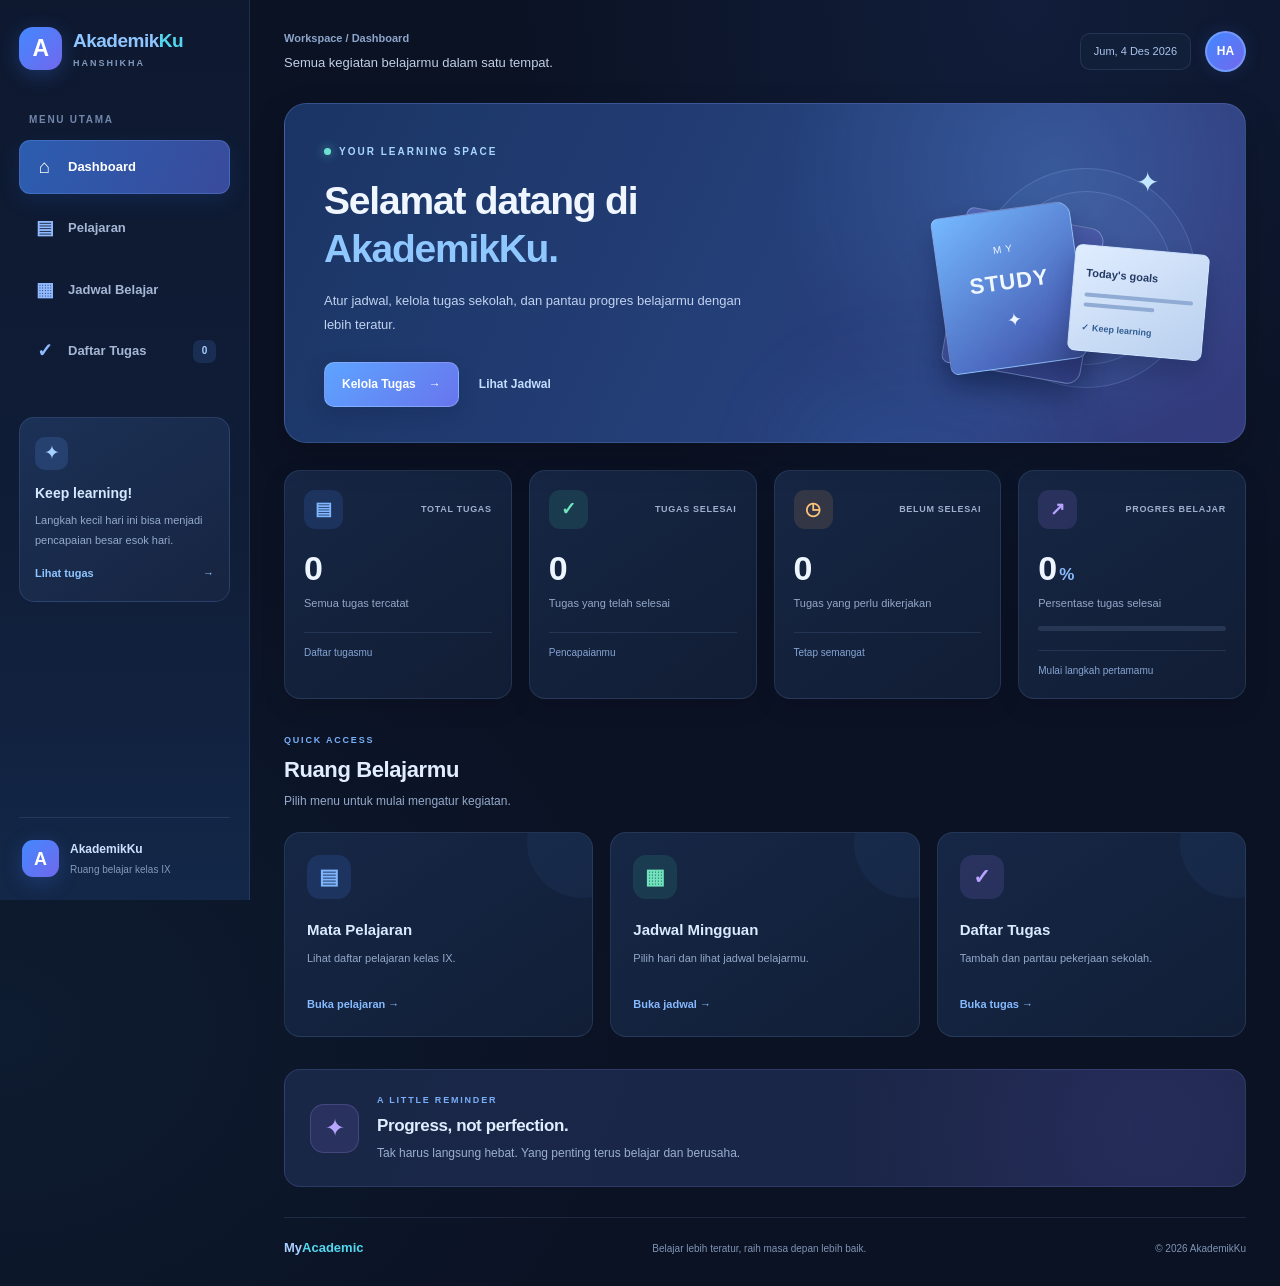
<file: index.html>
<!DOCTYPE html>
<html lang="id">
<head>
  <meta charset="UTF-8">
  <meta name="viewport" content="width=device-width, initial-scale=1">
  <meta name="theme-color" content="#142747">
  <title>AkademikKu | Dashboard</title>
  <link rel="stylesheet" href="style.css">
  <script src="script.js" defer></script>
</head>
<body>
<div class="app-shell">
  <aside class="sidebar" id="sidebar">
    <a href="index.html" class="brand">
      <span class="brand-logo">A</span>
      <span>Akademik<span class="brand-accent">Ku</span><small>HANSHIKHA</small></span>
    </a>
    <p class="nav-label">MENU UTAMA</p>
    <nav class="side-nav">
      <a class="nav-link active" href="index.html"><span>⌂</span>Dashboard</a>
      <a class="nav-link" href="pelajaran.html"><span>▤</span>Pelajaran</a>
      <a class="nav-link" href="jadwal.html"><span>▦</span>Jadwal Belajar</a>
      <a class="nav-link" href="tugas.html"><span>✓</span>Daftar Tugas <b id="sidebarTaskCount">0</b></a>
    </nav>
    <div class="sidebar-tip">
      <span class="tip-icon">✦</span>
      <h3>Keep learning!</h3>
      <p>Langkah kecil hari ini bisa menjadi pencapaian besar esok hari.</p>
      <a href="tugas.html">Lihat tugas <span>→</span></a>
    </div>
    <div class="sidebar-bottom">
      <div class="mini-logo">A</div>
      <div><strong>AkademikKu</strong><small>Ruang belajar kelas IX</small></div>
    </div>
  </aside>

  <main class="main-content">
    <header class="topbar">
      <div class="topbar-start">
        <button class="menu-toggle" id="menuBtn" aria-label="Buka menu" aria-expanded="false">☰</button>
        <div><div class="breadcrumb">Workspace / Dashboard</div><p class="topbar-caption">Semua kegiatan belajarmu dalam satu tempat.</p></div>
      </div>
      <div class="topbar-end">
        <div class="date-pill" id="currentDate">Tanggal hari ini</div>
        <div class="profile-avatar">HA</div>
      </div>
    </header>

    <section class="hero">
      <div class="hero-content">
        <span class="eyebrow"><i></i> YOUR LEARNING SPACE</span>
        <h1>Selamat datang di<br><span>AkademikKu.</span></h1>
        <p>Atur jadwal, kelola tugas sekolah, dan pantau progres belajarmu dengan lebih teratur.</p>
        <div class="hero-actions">
          <a class="button-primary" href="tugas.html">Kelola Tugas <span>→</span></a>
          <a class="button-text" href="jadwal.html">Lihat Jadwal</a>
        </div>
      </div>
      <div class="hero-illustration" aria-hidden="true">
        <div class="hero-circle circle-one"></div>
        <div class="hero-circle circle-two"></div>
        <div class="hero-spark">✦</div>
        <div class="illustration-book book-back"></div>
        <div class="illustration-book book-front"><small>MY</small><strong>STUDY</strong><span>✦</span></div>
        <div class="illustration-paper"><strong>Today's goals</strong><div class="paper-line"></div><div class="paper-line short"></div><div class="paper-check">✓ Keep learning</div></div>
      </div>
    </section>

    <section class="stats-grid">
      <article class="stat-card"><div class="stat-heading"><span class="stat-icon blue-icon">▤</span><span class="stat-label">TOTAL TUGAS</span></div><div class="stat-number" id="totalTasks">0</div><p>Semua tugas tercatat</p><div class="stat-foot">Daftar tugasmu</div></article>
      <article class="stat-card"><div class="stat-heading"><span class="stat-icon green-icon">✓</span><span class="stat-label">TUGAS SELESAI</span></div><div class="stat-number" id="completedTasks">0</div><p>Tugas yang telah selesai</p><div class="stat-foot">Pencapaianmu</div></article>
      <article class="stat-card"><div class="stat-heading"><span class="stat-icon orange-icon">◷</span><span class="stat-label">BELUM SELESAI</span></div><div class="stat-number" id="pendingTasks">0</div><p>Tugas yang perlu dikerjakan</p><div class="stat-foot">Tetap semangat</div></article>
      <article class="stat-card"><div class="stat-heading"><span class="stat-icon purple-icon">↗</span><span class="stat-label">PROGRES BELAJAR</span></div><div class="stat-number"><span id="progressPercent">0</span><small>%</small></div><p>Persentase tugas selesai</p><div class="progress-track"><div class="progress-fill" id="progressFill"></div></div><div class="stat-foot" id="progressLabel">Mulai langkah pertamamu</div></article>
    </section>

    <section class="content-section">
      <div class="section-heading"><div><span class="section-kicker">QUICK ACCESS</span><h2>Ruang Belajarmu</h2><p>Pilih menu untuk mulai mengatur kegiatan.</p></div></div>
      <div class="quick-grid">
        <a href="pelajaran.html" class="quick-card"><span class="quick-icon blue-icon">▤</span><h3>Mata Pelajaran</h3><p>Lihat daftar pelajaran kelas IX.</p><span class="quick-arrow">Buka pelajaran →</span></a>
        <a href="jadwal.html" class="quick-card"><span class="quick-icon green-icon">▦</span><h3>Jadwal Mingguan</h3><p>Pilih hari dan lihat jadwal belajarmu.</p><span class="quick-arrow">Buka jadwal →</span></a>
        <a href="tugas.html" class="quick-card"><span class="quick-icon purple-icon">✓</span><h3>Daftar Tugas</h3><p>Tambah dan pantau pekerjaan sekolah.</p><span class="quick-arrow">Buka tugas →</span></a>
      </div>
    </section>

    <section class="motivation-panel"><div class="motivation-symbol">✦</div><div><span class="section-kicker">A LITTLE REMINDER</span><h2>Progress, not perfection.</h2><p>Tak harus langsung hebat. Yang penting terus belajar dan berusaha.</p></div></section>
    <footer class="footer"><a href="index.html" class="footer-brand">My<span>Academic</span></a><p>Belajar lebih teratur, raih masa depan lebih baik.</p><span>© <span id="currentYear"></span> AkademikKu</span></footer>
  </main>
</div>
<div class="mobile-overlay" id="mobileOverlay"></div>
</body>
</html>
</file>
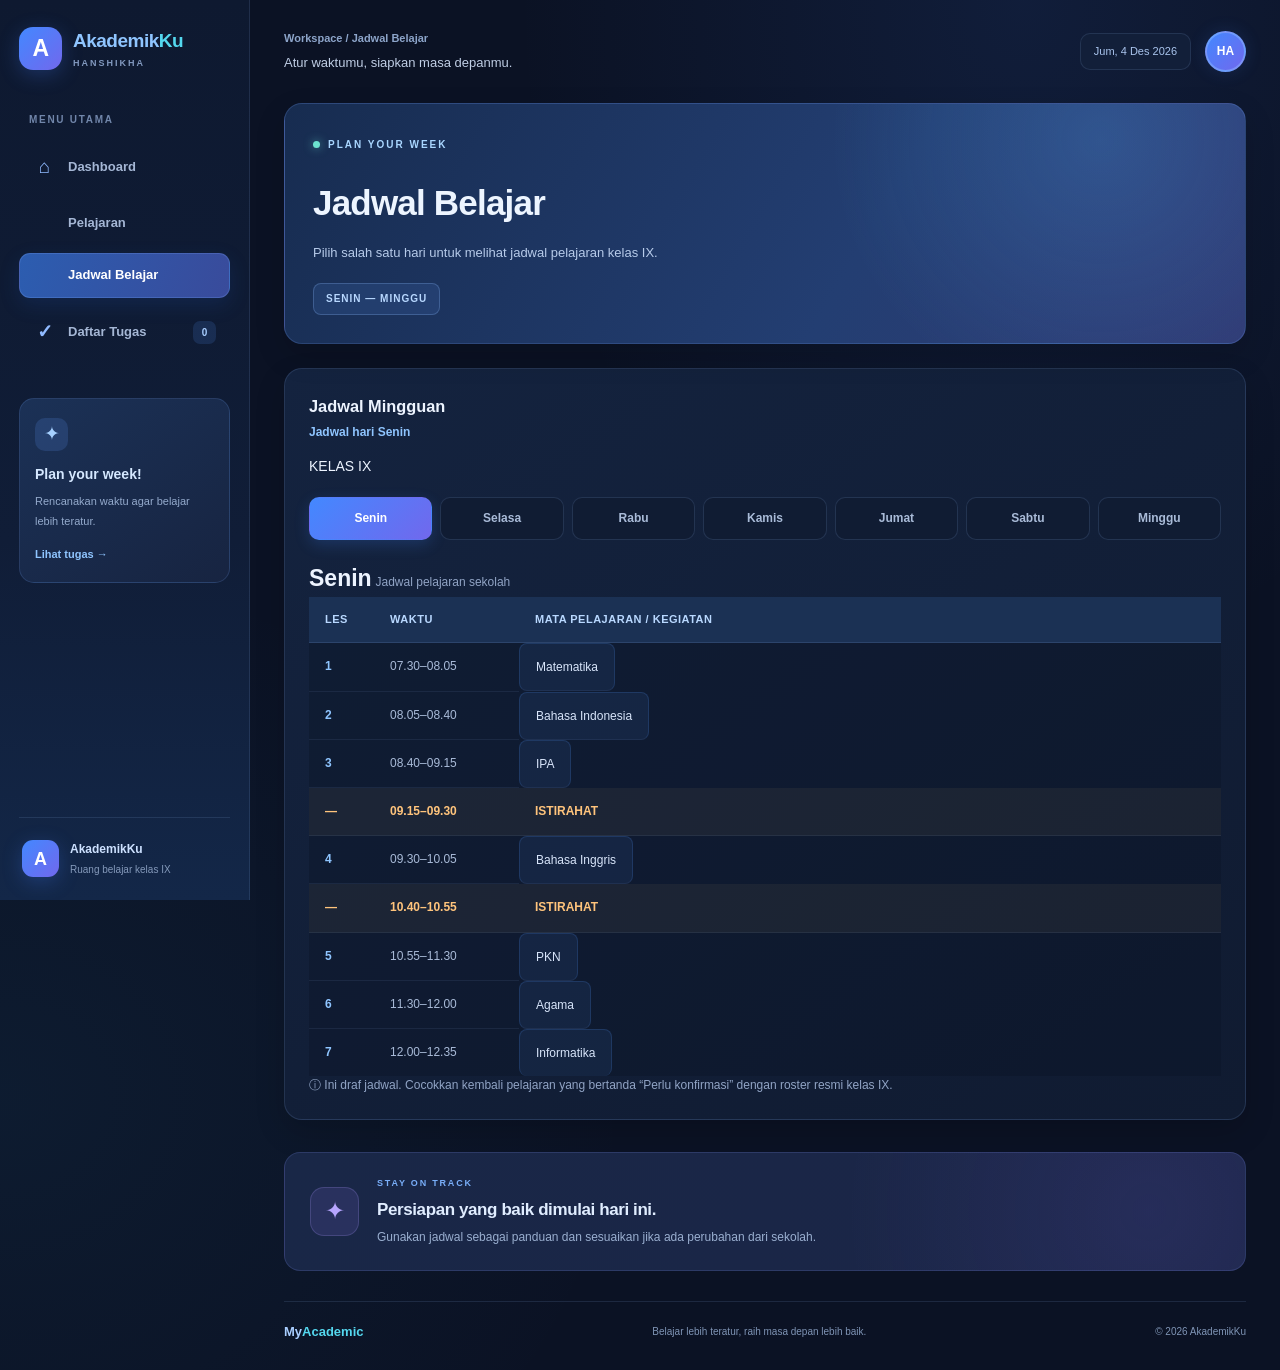
<file: jadwal.html>
<!DOCTYPE html>
<html lang="id">
<head>
  <meta charset="UTF-8">
  <meta name="viewport" content="width=device-width, initial-scale=1">
  <meta name="theme-color" content="#142747">

  <title>AkademikKu | Jadwal Belajar</title>

  <link rel="stylesheet" href="style.css">
  <script src="script.js" defer></script>
</head>

<body>
  <div class="app-shell">

    <!-- SIDEBAR -->
    <aside class="sidebar" id="sidebar">
      <a href="index.html" class="brand">
        <span class="brand-logo">A</span>
        <span>
          Akademik<span class="brand-accent">Ku</span>
          <small>HANSHIKHA</small>
        </span>
      </a>

      <p class="nav-label">MENU UTAMA</p>

      <nav class="side-nav">
        <a class="nav-link" href="index.html">
          <span>⌂</span>
          Dashboard
        </a>

        <a class="nav-link" href="pelajaran.html">
          <span></span>
          Pelajaran
        </a>

        <a class="nav-link active" href="jadwal.html">
          <span></span>
          Jadwal Belajar
        </a>

        <a class="nav-link" href="tugas.html">
          <span>✓</span>
          Daftar Tugas
          <b id="sidebarTaskCount">0</b>
        </a>
      </nav>

      <div class="sidebar-tip">
        <span class="tip-icon">✦</span>
        <h3>Plan your week!</h3>
        <p>Rencanakan waktu agar belajar lebih teratur.</p>
        <a href="tugas.html">Lihat tugas →</a>
      </div>

      <div class="sidebar-bottom">
        <div class="mini-logo">A</div>
        <div>
          <strong>AkademikKu</strong>
          <small>Ruang belajar kelas IX</small>
        </div>
      </div>
    </aside>

    <!-- KONTEN UTAMA -->
    <main class="main-content">

      <!-- HEADER -->
      <header class="topbar">
        <div class="topbar-start">
          <button
            class="menu-toggle"
            id="menuBtn"
            aria-label="Buka menu"
            aria-expanded="false"
          >
            ☰
          </button>

          <div>
            <div class="breadcrumb">
              Workspace / Jadwal Belajar
            </div>
            <p class="topbar-caption">
              Atur waktumu, siapkan masa depanmu.
            </p>
          </div>
        </div>

        <div class="topbar-end">
          <div class="date-pill" id="currentDate"></div>
          <div class="profile-avatar">HA</div>
        </div>
      </header>

      <!-- BANNER HALAMAN -->
      <section class="page-banner">
        <span class="eyebrow">
          <i></i>
          PLAN YOUR WEEK
        </span>

        <h1>Jadwal Belajar</h1>

        <p>
          Pilih salah satu hari untuk melihat jadwal
          pelajaran kelas IX.
        </p>

        <span class="page-badge">SENIN — MINGGU</span>
      </section>

      <!-- JADWAL MINGGUAN -->
      <section class="content-section">
        <div class="panel schedule-panel">

          <!-- JUDUL PANEL -->
          <div class="panel-heading">
            <div>
              <h3>Jadwal Mingguan</h3>
              <p id="selectedDayLabel">Jadwal hari Senin</p>
            </div>

            <span class="class-badge">KELAS IX</span>
          </div>

          <!-- PILIHAN HARI -->
          <div
            class="day-selector"
            id="daySelector"
            aria-label="Pilih hari"
          >
            <button
              type="button"
              class="day-button active"
              data-day="Senin"
              aria-pressed="true"
            >
              Senin
            </button>

            <button
              type="button"
              class="day-button"
              data-day="Selasa"
              aria-pressed="false"
            >
              Selasa
            </button>

            <button
              type="button"
              class="day-button"
              data-day="Rabu"
              aria-pressed="false"
            >
              Rabu
            </button>

            <button
              type="button"
              class="day-button"
              data-day="Kamis"
              aria-pressed="false"
            >
              Kamis
            </button>

            <button
              type="button"
              class="day-button"
              data-day="Jumat"
              aria-pressed="false"
            >
              Jumat
            </button>

            <button
              type="button"
              class="day-button"
              data-day="Sabtu"
              aria-pressed="false"
            >
              Sabtu
            </button>

            <button
              type="button"
              class="day-button"
              data-day="Minggu"
              aria-pressed="false"
            >
              Minggu
            </button>
          </div>

          <!-- INFORMASI HARI -->
          <div class="schedule-day-info">
            <div class="schedule-calendar-icon"></div>

            <div>
              <strong id="scheduleDayTitle">Senin</strong>
              <span id="scheduleDaySubtitle">
                Pelajaran sekolah
              </span>
            </div>
          </div>

          <!-- TABEL JADWAL -->
          <div class="table-wrap">
            <table class="weekly-table">
              <thead>
                <tr>
                  <th>LES</th>
                  <th>WAKTU</th>
                  <th>MATA PELAJARAN / KEGIATAN</th>
                </tr>
              </thead>

              <tbody id="scheduleBody">
                <!-- Jadwal diisi oleh script.js -->
              </tbody>
            </table>
          </div>

          <!-- CATATAN -->
          <p class="schedule-note">
            ⓘ Ini draf jadwal. Cocokkan kembali pelajaran
            yang bertanda “Perlu konfirmasi” dengan roster
            resmi kelas IX.
          </p>

        </div>
      </section>

      <!-- MOTIVASI -->
      <section class="motivation-panel">
        <div class="motivation-symbol">✦</div>

        <div>
          <span class="section-kicker">STAY ON TRACK</span>

          <h2>Persiapan yang baik dimulai hari ini.</h2>

          <p>
            Gunakan jadwal sebagai panduan dan sesuaikan
            jika ada perubahan dari sekolah.
          </p>
        </div>
      </section>

      <!-- FOOTER -->
      <footer class="footer">
        <a href="index.html" class="footer-brand">
          My<span>Academic</span>
        </a>

        <p>
          Belajar lebih teratur, raih masa depan lebih baik.
        </p>

        <span>
          © <span id="currentYear"></span> AkademikKu
        </span>
      </footer>

    </main>
  </div>

  <!-- OVERLAY MENU MOBILE -->
  <div class="mobile-overlay" id="mobileOverlay"></div>
</body>
</html>
</file>
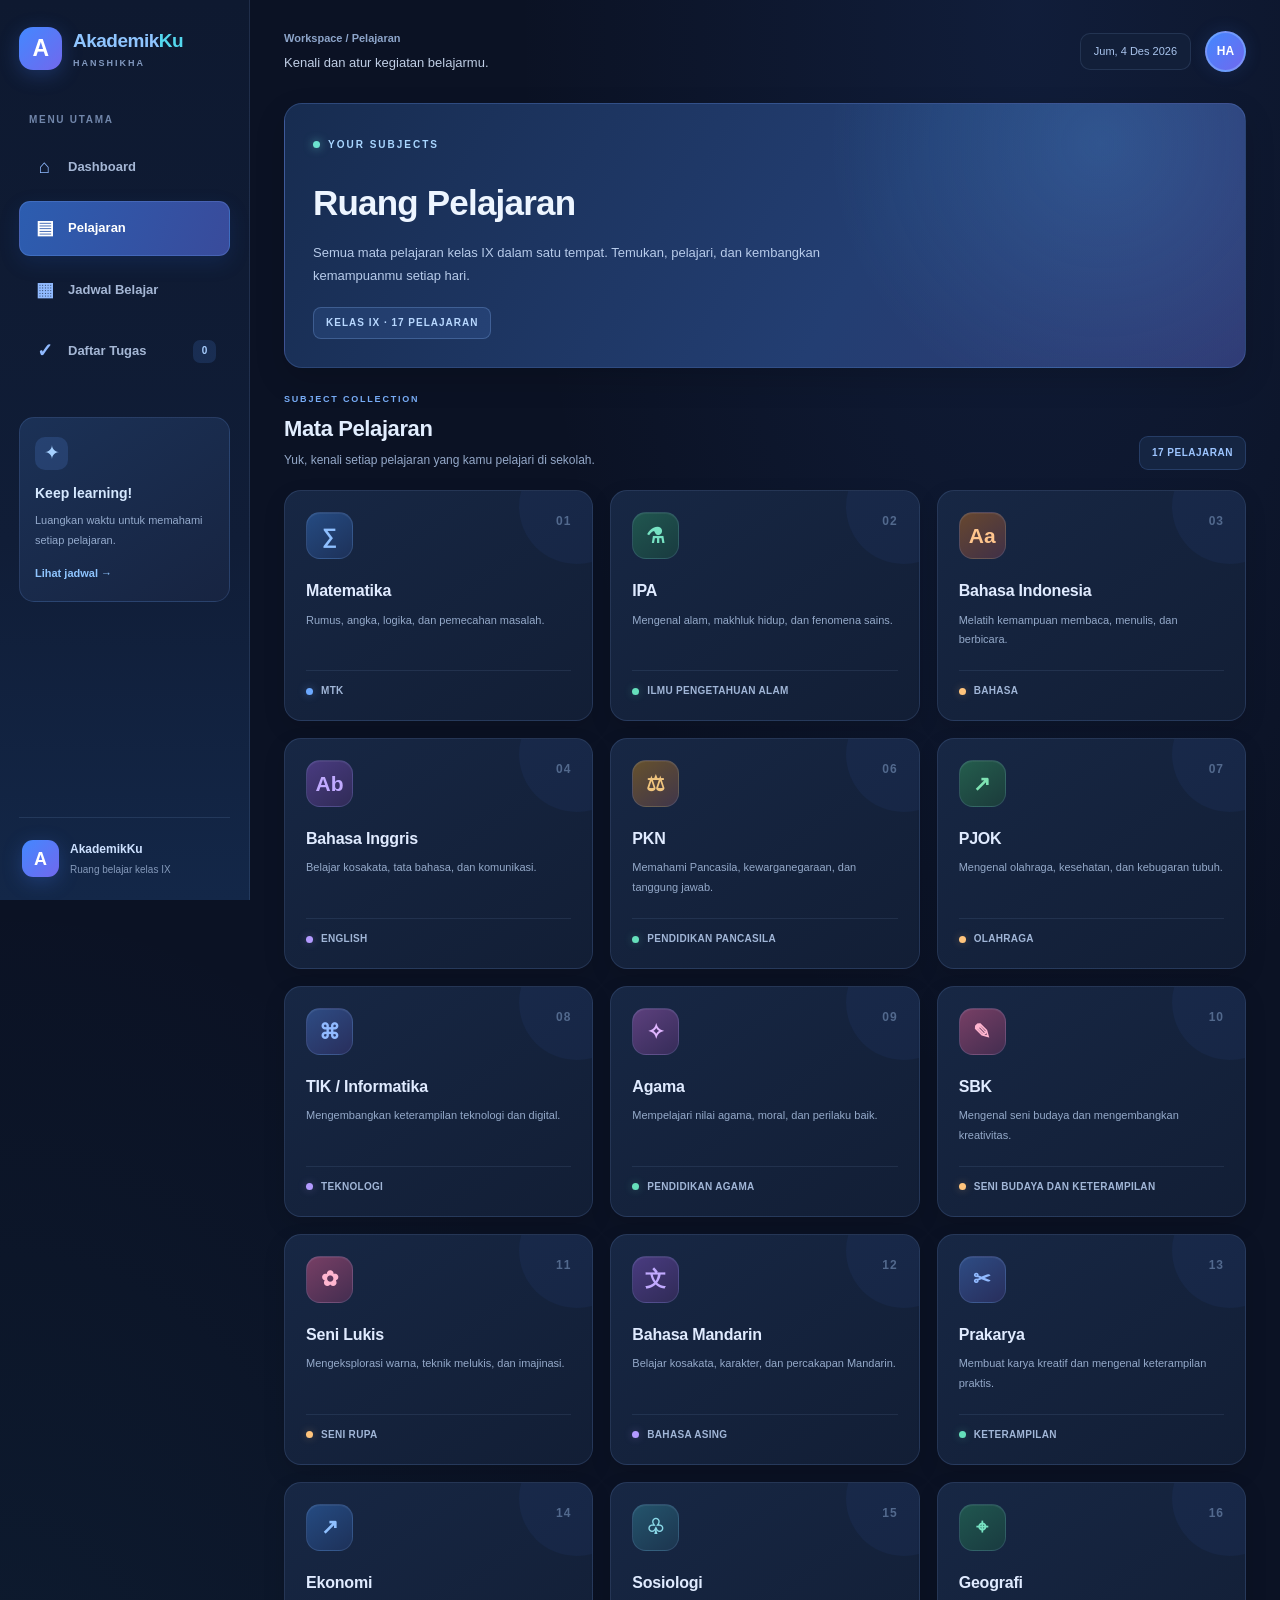
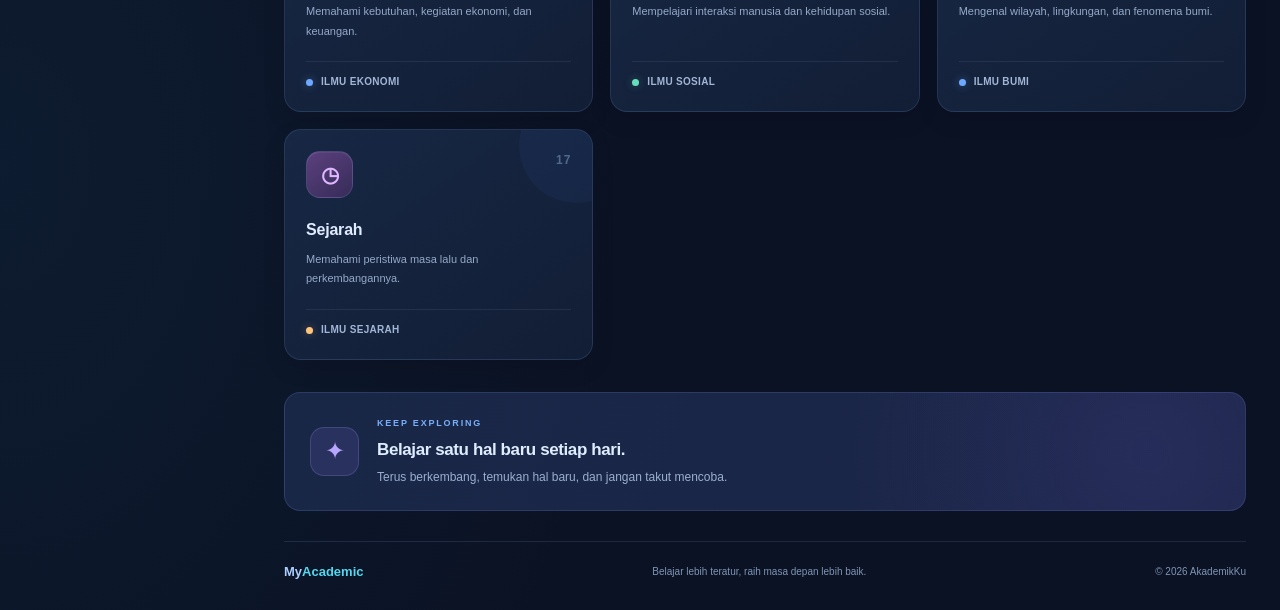
<file: pelajaran.html>
<!DOCTYPE html>
<html lang="id">
<head>
  <meta charset="UTF-8">
  <meta name="viewport" content="width=device-width, initial-scale=1">
  <meta name="theme-color" content="#142747">
  <title>AkademikKu | Pelajaran</title>
  <link rel="stylesheet" href="style.css">
  <script src="script.js" defer></script>
</head>
<body>

<div class="app-shell">

  <aside class="sidebar" id="sidebar">
    <a href="index.html" class="brand">
      <span class="brand-logo">A</span>
      <span>Akademik<span class="brand-accent">Ku</span>
        <small>HANSHIKHA</small>
      </span>
    </a>

    <p class="nav-label">MENU UTAMA</p>

    <nav class="side-nav">
      <a class="nav-link" href="index.html"><span>⌂</span>Dashboard</a>
      <a class="nav-link active" href="pelajaran.html"><span>▤</span>Pelajaran</a>
      <a class="nav-link" href="jadwal.html"><span>▦</span>Jadwal Belajar</a>
      <a class="nav-link" href="tugas.html">
        <span>✓</span>Daftar Tugas
        <b id="sidebarTaskCount">0</b>
      </a>
    </nav>

    <div class="sidebar-tip">
      <span class="tip-icon">✦</span>
      <h3>Keep learning!</h3>
      <p>Luangkan waktu untuk memahami setiap pelajaran.</p>
      <a href="jadwal.html">Lihat jadwal →</a>
    </div>

    <div class="sidebar-bottom">
      <div class="mini-logo">A</div>
      <div>
        <strong>AkademikKu</strong>
        <small>Ruang belajar kelas IX</small>
      </div>
    </div>
  </aside>

  <main class="main-content">

    <header class="topbar">
      <div class="topbar-start">
        <button class="menu-toggle" id="menuBtn"
          aria-label="Buka menu" aria-expanded="false">☰</button>
        <div>
          <div class="breadcrumb">Workspace / Pelajaran</div>
          <p class="topbar-caption">Kenali dan atur kegiatan belajarmu.</p>
        </div>
      </div>

      <div class="topbar-end">
        <div class="date-pill" id="currentDate"></div>
        <div class="profile-avatar">HA</div>
      </div>
    </header>

    <!-- BANNER PELAJARAN -->
    <section class="page-banner">
      <span class="eyebrow"><i></i> YOUR SUBJECTS</span>
      <h1>Ruang Pelajaran</h1>
      <p>
        Semua mata pelajaran kelas IX dalam satu tempat.
        Temukan, pelajari, dan kembangkan kemampuanmu setiap hari.
      </p>
      <span class="page-badge">KELAS IX · 17 PELAJARAN</span>
    </section>

    <!-- DAFTAR MATA PELAJARAN -->
    <section class="content-section">

      <div class="section-heading">
        <div>
          <span class="section-kicker">SUBJECT COLLECTION</span>
          <h2>Mata Pelajaran</h2>
          <p>Yuk, kenali setiap pelajaran yang kamu pelajari di sekolah.</p>
        </div>
        <span class="section-counter">17 PELAJARAN</span>
      </div>

      <div class="subject-grid">

        <article class="subject-card">
          <div class="subject-top">
            <span class="subject-icon math">∑</span>
            <span class="subject-number">01</span>
          </div>
          <h3>Matematika</h3>
          <p>Rumus, angka, logika, dan pemecahan masalah.</p>
          <div class="subject-foot"><i class="subject-dot dot-blue"></i> MTK</div>
        </article>

        <article class="subject-card">
          <div class="subject-top">
            <span class="subject-icon science">⚗</span>
            <span class="subject-number">02</span>
          </div>
          <h3>IPA</h3>
          <p>Mengenal alam, makhluk hidup, dan fenomena sains.</p>
          <div class="subject-foot"><i class="subject-dot dot-green"></i> ILMU PENGETAHUAN ALAM</div>
        </article>

        <article class="subject-card">
          <div class="subject-top">
            <span class="subject-icon language">Aa</span>
            <span class="subject-number">03</span>
          </div>
          <h3>Bahasa Indonesia</h3>
          <p>Melatih kemampuan membaca, menulis, dan berbicara.</p>
          <div class="subject-foot"><i class="subject-dot dot-orange"></i> BAHASA</div>
        </article>

        <article class="subject-card">
          <div class="subject-top">
            <span class="subject-icon english">Ab</span>
            <span class="subject-number">04</span>
          </div>
          <h3>Bahasa Inggris</h3>
          <p>Belajar kosakata, tata bahasa, dan komunikasi.</p>
          <div class="subject-foot"><i class="subject-dot dot-purple"></i> ENGLISH</div>
        </article>

        <article class="subject-card">
          <div class="subject-top">
            <span class="subject-icon civics">⚖</span>
            <span class="subject-number">06</span>
          </div>
          <h3>PKN</h3>
          <p>Memahami Pancasila, kewarganegaraan, dan tanggung jawab.</p>
          <div class="subject-foot"><i class="subject-dot dot-green"></i> PENDIDIKAN PANCASILA</div>
        </article>

        <article class="subject-card">
          <div class="subject-top">
            <span class="subject-icon sport">↗</span>
            <span class="subject-number">07</span>
          </div>
          <h3>PJOK</h3>
          <p>Mengenal olahraga, kesehatan, dan kebugaran tubuh.</p>
          <div class="subject-foot"><i class="subject-dot dot-orange"></i> OLAHRAGA</div>
        </article>

        <article class="subject-card">
          <div class="subject-top">
            <span class="subject-icon technology">⌘</span>
            <span class="subject-number">08</span>
          </div>
          <h3>TIK / Informatika</h3>
          <p>Mengembangkan keterampilan teknologi dan digital.</p>
          <div class="subject-foot"><i class="subject-dot dot-purple"></i> TEKNOLOGI</div>
        </article>

        <article class="subject-card">
          <div class="subject-top">
            <span class="subject-icon religion">✧</span>
            <span class="subject-number">09</span>
          </div>
          <h3>Agama</h3>
          <p>Mempelajari nilai agama, moral, dan perilaku baik.</p>
          <div class="subject-foot"><i class="subject-dot dot-green"></i> PENDIDIKAN AGAMA</div>
        </article>

        <article class="subject-card">
          <div class="subject-top">
            <span class="subject-icon art">✎</span>
            <span class="subject-number">10</span>
          </div>
          <h3>SBK</h3>
          <p>Mengenal seni budaya dan mengembangkan kreativitas.</p>
          <div class="subject-foot"><i class="subject-dot dot-orange"></i> SENI BUDAYA DAN KETERAMPILAN</div>
        </article>

        <article class="subject-card">
          <div class="subject-top">
            <span class="subject-icon art">✿</span>
            <span class="subject-number">11</span>
          </div>
          <h3>Seni Lukis</h3>
          <p>Mengeksplorasi warna, teknik melukis, dan imajinasi.</p>
          <div class="subject-foot"><i class="subject-dot dot-orange"></i> SENI RUPA</div>
        </article>

        <article class="subject-card">
          <div class="subject-top">
            <span class="subject-icon english">文</span>
            <span class="subject-number">12</span>
          </div>
          <h3>Bahasa Mandarin</h3>
          <p>Belajar kosakata, karakter, dan percakapan Mandarin.</p>
          <div class="subject-foot"><i class="subject-dot dot-purple"></i> BAHASA ASING</div>
        </article>

        <article class="subject-card">
          <div class="subject-top">
            <span class="subject-icon technology">✂</span>
            <span class="subject-number">13</span>
          </div>
          <h3>Prakarya</h3>
          <p>Membuat karya kreatif dan mengenal keterampilan praktis.</p>
          <div class="subject-foot"><i class="subject-dot dot-green"></i> KETERAMPILAN</div>
        </article>

        <article class="subject-card">
          <div class="subject-top">
            <span class="subject-icon math">↗</span>
            <span class="subject-number">14</span>
          </div>
          <h3>Ekonomi</h3>
          <p>Memahami kebutuhan, kegiatan ekonomi, dan keuangan.</p>
          <div class="subject-foot"><i class="subject-dot dot-blue"></i> ILMU EKONOMI</div>
        </article>

        <article class="subject-card">
          <div class="subject-top">
            <span class="subject-icon social">♧</span>
            <span class="subject-number">15</span>
          </div>
          <h3>Sosiologi</h3>
          <p>Mempelajari interaksi manusia dan kehidupan sosial.</p>
          <div class="subject-foot"><i class="subject-dot dot-green"></i> ILMU SOSIAL</div>
        </article>

        <article class="subject-card">
          <div class="subject-top">
            <span class="subject-icon science">⌖</span>
            <span class="subject-number">16</span>
          </div>
          <h3>Geografi</h3>
          <p>Mengenal wilayah, lingkungan, dan fenomena bumi.</p>
          <div class="subject-foot"><i class="subject-dot dot-blue"></i> ILMU BUMI</div>
        </article>

        <article class="subject-card">
          <div class="subject-top">
            <span class="subject-icon religion">◷</span>
            <span class="subject-number">17</span>
          </div>
          <h3>Sejarah</h3>
          <p>Memahami peristiwa masa lalu dan perkembangannya.</p>
          <div class="subject-foot"><i class="subject-dot dot-orange"></i> ILMU SEJARAH</div>
        </article>

      </div>
    </section>

    <!-- MOTIVASI -->
    <section class="motivation-panel">
      <div class="motivation-symbol">✦</div>
      <div>
        <span class="section-kicker">KEEP EXPLORING</span>
        <h2>Belajar satu hal baru setiap hari.</h2>
        <p>Terus berkembang, temukan hal baru, dan jangan takut mencoba.</p>
      </div>
    </section>

    <footer class="footer">
      <a href="index.html" class="footer-brand">My<span>Academic</span></a>
      <p>Belajar lebih teratur, raih masa depan lebih baik.</p>
      <span>© <span id="currentYear"></span> AkademikKu</span>
    </footer>

  </main>
</div>

<div class="mobile-overlay" id="mobileOverlay"></div>

</body>
</html>
</file>
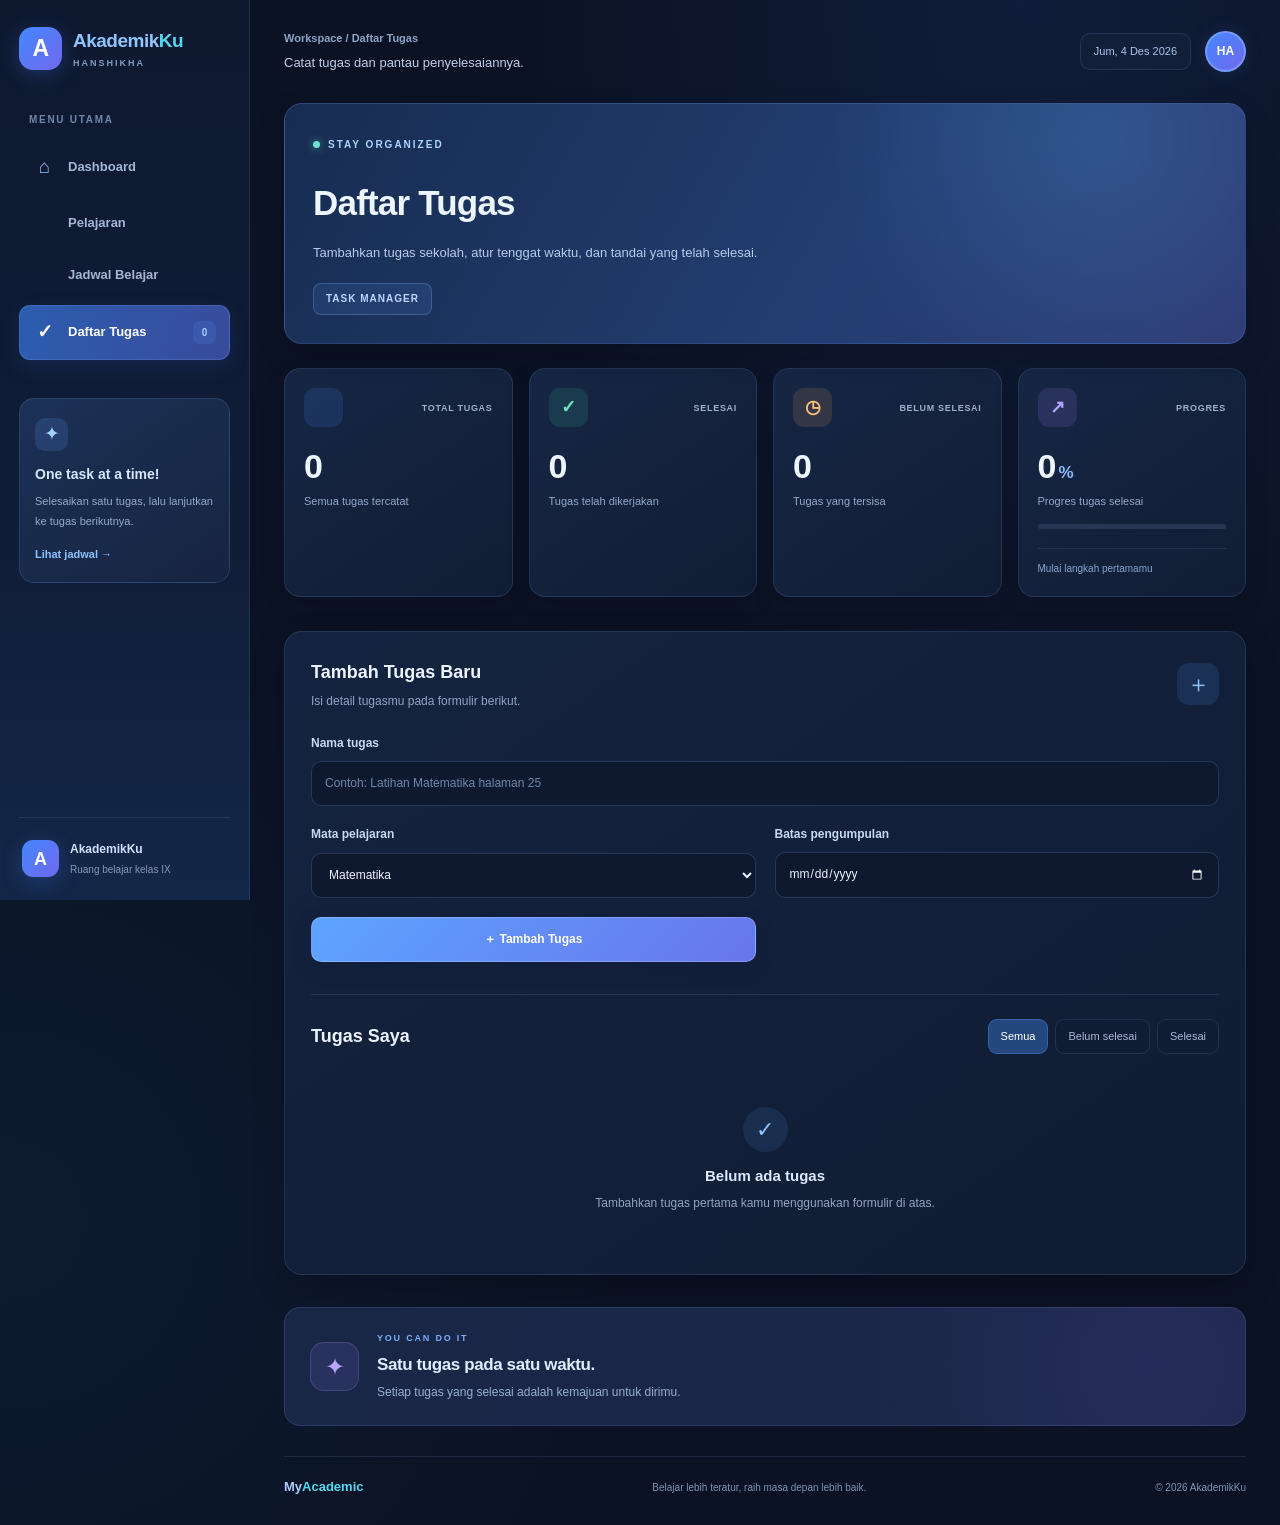
<file: tugas.html>
<!DOCTYPE html>
<html lang="id">
<head>
  <meta charset="UTF-8">
  <meta name="viewport" content="width=device-width, initial-scale=1">
  <title>AkademikKu | Daftar Tugas</title>
  <link rel="stylesheet" href="style.css">
  <script src="script.js" defer></script>
</head>
<body>
<div class="app-shell">
  <aside class="sidebar" id="sidebar">
    <a href="index.html" class="brand"><span class="brand-logo">A</span><span>Akademik<span class="brand-accent">Ku</span><small>HANSHIKHA</small></span></a>
    <p class="nav-label">MENU UTAMA</p>
    <nav class="side-nav">
      <a class="nav-link" href="index.html"><span>⌂</span>Dashboard</a>
      <a class="nav-link" href="pelajaran.html"><span></span>Pelajaran</a>
      <a class="nav-link" href="jadwal.html"><span></span>Jadwal Belajar</a>
      <a class="nav-link active" href="tugas.html"><span>✓</span>Daftar Tugas <b id="sidebarTaskCount">0</b></a>
    </nav>
    <div class="sidebar-tip"><span class="tip-icon">✦</span><h3>One task at a time!</h3><p>Selesaikan satu tugas, lalu lanjutkan ke tugas berikutnya.</p><a href="jadwal.html">Lihat jadwal →</a></div>
    <div class="sidebar-bottom"><div class="mini-logo">A</div><div><strong>AkademikKu</strong><small>Ruang belajar kelas IX</small></div></div>
  </aside>
  <main class="main-content">
    <header class="topbar"><div class="topbar-start"><button class="menu-toggle" id="menuBtn" aria-label="Buka menu" aria-expanded="false">☰</button><div><div class="breadcrumb">Workspace / Daftar Tugas</div><p class="topbar-caption">Catat tugas dan pantau penyelesaiannya.</p></div></div><div class="topbar-end"><div class="date-pill" id="currentDate"></div><div class="profile-avatar">HA</div></div></header>

    <section class="page-banner"><span class="eyebrow"><i></i> STAY ORGANIZED</span><h1>Daftar Tugas</h1><p>Tambahkan tugas sekolah, atur tenggat waktu, dan tandai yang telah selesai.</p><span class="page-badge">TASK MANAGER</span></section>

    <section class="stats-grid task-stats">
      <article class="stat-card"><div class="stat-heading"><span class="stat-icon blue-icon"></span><span class="stat-label">TOTAL TUGAS</span></div><div class="stat-number" id="totalTasks">0</div><p>Semua tugas tercatat</p></article>
      <article class="stat-card"><div class="stat-heading"><span class="stat-icon green-icon">✓</span><span class="stat-label">SELESAI</span></div><div class="stat-number" id="completedTasks">0</div><p>Tugas telah dikerjakan</p></article>
      <article class="stat-card"><div class="stat-heading"><span class="stat-icon orange-icon">◷</span><span class="stat-label">BELUM SELESAI</span></div><div class="stat-number" id="pendingTasks">0</div><p>Tugas yang tersisa</p></article>
      <article class="stat-card"><div class="stat-heading"><span class="stat-icon purple-icon">↗</span><span class="stat-label">PROGRES</span></div><div class="stat-number"><span id="progressPercent">0</span><small>%</small></div><p>Progres tugas selesai</p><div class="progress-track"><div class="progress-fill" id="progressFill"></div></div><div class="stat-foot" id="progressLabel">Mulai langkah pertamamu</div></article>
    </section>

    <section class="content-section">
      <div class="panel task-panel">
        <div class="task-form-heading"><div><h3>Tambah Tugas Baru</h3><p>Isi detail tugasmu pada formulir berikut.</p></div><span class="task-form-icon">＋</span></div>
        <form id="taskForm" class="task-form">
          <div class="form-field task-name-field"><label for="taskName">Nama tugas</label><input id="taskName" name="taskName" type="text" maxlength="100" placeholder="Contoh: Latihan Matematika halaman 25" required></div>
          <div class="form-field"><label for="taskSubject">Mata pelajaran</label><select id="taskSubject" name="taskSubject" required><option>Matematika</option><option>IPA</option><option>Bahasa Indonesia</option><option>Bahasa Inggris</option><option>PKN</option><option>PJOK</option><option>PJOK</option><option>TIK / Informatika</option><option>Agama</option><option>Seni Lukis</option><option>SBK</option><option>Bahasa Mandarin</option><option>Prakarya</option><option>Ekonomi</option><option>Sosiologi</option><option>Geografi</option><option>Sejarah</option><option>Lainnya</option></select></div>
          <div class="form-field"><label for="taskDue">Batas pengumpulan</label><input id="taskDue" name="taskDue" type="date"></div>
          <button type="submit" class="button-primary add-task-button">＋ Tambah Tugas</button>
        </form>

        <div class="task-list-heading"><h3>Tugas Saya</h3><div class="task-filters" id="taskFilters"><button type="button" class="filter-button active" data-filter="all">Semua</button><button type="button" class="filter-button" data-filter="pending">Belum selesai</button><button type="button" class="filter-button" data-filter="completed">Selesai</button></div></div>
        <div class="task-list" id="taskList"></div>
        <div class="empty-state" id="emptyState"><span>✓</span><h3>Belum ada tugas</h3><p>Tambahkan tugas pertama kamu menggunakan formulir di atas.</p></div>
      </div>
    </section>

    <section class="motivation-panel"><div class="motivation-symbol">✦</div><div><span class="section-kicker">YOU CAN DO IT</span><h2>Satu tugas pada satu waktu.</h2><p>Setiap tugas yang selesai adalah kemajuan untuk dirimu.</p></div></section>
    <footer class="footer"><a href="index.html" class="footer-brand">My<span>Academic</span></a><p>Belajar lebih teratur, raih masa depan lebih baik.</p><span>© <span id="currentYear"></span> AkademikKu</span></footer>
  </main>
</div>
<div class="mobile-overlay" id="mobileOverlay"></div>
</body>
</html>
</file>
<file: style.css>
/* ==========================================
   AKADEMIKKU — NAVY BLUE AESTHETIC
   ========================================== */

:root {
  --bg: #0b1224;
  --bg-light: #101c35;
  --card: #14233f;
  --card-hover: #1a2d50;
  --blue: #5798ff;
  --blue-light: #8fc5ff;
  --cyan: #54d8ef;
  --purple: #9c8cff;
  --green: #65dfbb;
  --orange: #ffc47c;
  --text: #edf4ff;
  --muted: #91a4c5;
  --border: rgba(139, 174, 232, 0.14);
  --gradient: linear-gradient(135deg, #142a50, #233e75);
  --gradient-blue: linear-gradient(135deg, #4388ff, #7168ed);
  --shadow: 0 14px 35px rgba(0, 0, 0, 0.2);
  --radius: 18px;
}

/* RESET */

* {
  margin: 0;
  padding: 0;
  box-sizing: border-box;
}

html {
  min-height: 100%;
  scroll-behavior: smooth;
  color-scheme: dark;
}

body {
  min-height: 100vh;
  background:
    radial-gradient(ellipse at 80% 0%, rgba(54, 105, 207, 0.13), transparent 35%),
    radial-gradient(ellipse at 0% 80%, rgba(44, 153, 208, 0.07), transparent 35%),
    var(--bg);
  color: var(--text);
  font-family: "Segoe UI", Arial, sans-serif;
  font-size: 14px;
  line-height: 1.6;
}

a {
  color: inherit;
  text-decoration: none;
}

button,
input,
select,
textarea {
  font: inherit;
}

button {
  cursor: pointer;
}

button,
a {
  -webkit-tap-highlight-color: transparent;
}

img {
  display: block;
  max-width: 100%;
}

::selection {
  background: #387de7;
  color: #fff;
}

::-webkit-scrollbar {
  width: 7px;
}

::-webkit-scrollbar-track {
  background: #0b1224;
}

::-webkit-scrollbar-thumb {
  background: #35558a;
  border-radius: 20px;
}

/* APP LAYOUT */

.app-shell {
  min-height: 100vh;
}

.main-content {
  min-height: 100vh;
  margin-left: 250px;
  padding: 30px 34px 22px;
  max-width: 1800px;
}

/* SIDEBAR */

.sidebar {
  position: fixed;
  inset: 0 auto 0 0;
  z-index: 100;
  display: flex;
  flex-direction: column;
  width: 250px;
  padding: 27px 19px 18px;
  overflow-y: auto;
  background: linear-gradient(180deg, #0e1930, #101d37 60%, #132748);
  border-right: 1px solid var(--border);
}

.brand {
  display: flex;
  align-items: center;
  gap: 11px;
  margin-bottom: 42px;
  color: var(--blue-light);
  font-size: 19px;
  font-weight: 800;
  letter-spacing: -0.5px;
  line-height: 1.35;
}

.brand:hover {
  color: #d1e8ff;
}

.brand-accent {
  color: var(--cyan);
}

.brand small {
  display: block;
  margin-top: 4px;
  color: #8299bf;
  font-size: 9px;
  font-weight: 600;
  letter-spacing: 2px;
}

.brand-logo,
.mini-logo {
  display: grid;
  place-items: center;
  flex-shrink: 0;
  width: 43px;
  height: 43px;
  border-radius: 14px;
  background: var(--gradient-blue);
  color: white;
  font-size: 23px;
  font-weight: 800;
  box-shadow: 0 5px 20px rgba(67, 126, 255, 0.25);
}

.nav-label {
  margin: 0 0 12px 10px;
  color: #7186aa;
  font-size: 10px;
  font-weight: 800;
  letter-spacing: 1.7px;
}

.side-nav {
  display: flex;
  flex-direction: column;
  gap: 7px;
}

.nav-link {
  display: flex;
  align-items: center;
  gap: 12px;
  min-height: 45px;
  padding: 11px 13px;
  border: 1px solid transparent;
  border-radius: 11px;
  color: #a5b7d5;
  font-size: 13px;
  font-weight: 600;
  transition: 0.22s ease;
}

.nav-link > span {
  display: grid;
  place-items: center;
  width: 23px;
  color: #90baff;
  font-size: 19px;
}

.nav-link b {
  display: grid;
  place-items: center;
  min-width: 23px;
  height: 23px;
  margin-left: auto;
  padding: 0 6px;
  border-radius: 7px;
  background: rgba(87, 152, 255, 0.15);
  color: #a8ceff;
  font-size: 10px;
}

.nav-link:hover {
  background: rgba(76, 127, 218, 0.11);
  border-color: var(--border);
  color: white;
}

.nav-link.active {
  background: linear-gradient(110deg, #2c5db0, #394b9b);
  border-color: rgba(126, 174, 255, 0.22);
  color: white;
  box-shadow: 0 7px 20px rgba(31, 78, 169, 0.2);
}

.nav-link.active > span {
  color: white;
}

/* SIDEBAR TIP */

.sidebar-tip {
  position: relative;
  margin-top: 38px;
  padding: 19px 15px;
  overflow: hidden;
  border: 1px solid rgba(113, 159, 240, 0.19);
  border-radius: 15px;
  background: linear-gradient(145deg, #1b3156, #172441);
}

.tip-icon {
  display: grid;
  place-items: center;
  width: 33px;
  height: 33px;
  margin-bottom: 12px;
  border-radius: 10px;
  background: rgba(96, 153, 255, 0.17);
  color: #a5d0ff;
  font-size: 19px;
}

.sidebar-tip h3 {
  margin-bottom: 7px;
  color: #d5e8ff;
  font-size: 14px;
}

.sidebar-tip p {
  color: #94aacc;
  font-size: 11px;
  line-height: 1.8;
}

.sidebar-tip > a {
  display: flex;
  justify-content: space-between;
  align-items: center;
  margin-top: 14px;
  color: #8fc5ff;
  font-size: 11px;
  font-weight: 700;
}

.sidebar-tip > a:hover {
  color: white;
}

.sidebar-bottom {
  display: flex;
  align-items: center;
  gap: 11px;
  margin-top: auto;
  padding: 22px 3px 4px;
  border-top: 1px solid var(--border);
}

.mini-logo {
  width: 37px;
  height: 37px;
  border-radius: 11px;
  font-size: 18px;
}

.sidebar-bottom strong {
  display: block;
  color: #cde1ff;
  font-size: 12px;
}

.sidebar-bottom small {
  display: block;
  margin-top: 3px;
  color: #8499ba;
  font-size: 10px;
}

/* TOPBAR */

.topbar {
  display: flex;
  justify-content: space-between;
  align-items: center;
  gap: 18px;
  margin-bottom: 30px;
}

.topbar-start,
.topbar-end {
  display: flex;
  align-items: center;
  gap: 14px;
}

.breadcrumb {
  color: #8da5ca;
  font-size: 11px;
  font-weight: 600;
}

.topbar-caption {
  margin-top: 5px;
  color: #c0cee5;
  font-size: 13px;
}

.topbar-end {
  flex-shrink: 0;
}

.date-pill {
  padding: 9px 13px;
  border: 1px solid var(--border);
  border-radius: 10px;
  background: #121f39;
  color: #a9c4ed;
  font-size: 11px;
  white-space: nowrap;
}

.profile-avatar {
  display: grid;
  place-items: center;
  width: 41px;
  height: 41px;
  border: 2px solid rgba(145, 192, 255, 0.45);
  border-radius: 50%;
  background: var(--gradient-blue);
  color: white;
  font-size: 12px;
  font-weight: 800;
  box-shadow: 0 0 18px rgba(68, 125, 255, 0.15);
}

.menu-toggle {
  display: none;
  place-items: center;
  width: 40px;
  height: 40px;
  border: 1px solid var(--border);
  border-radius: 10px;
  background: var(--card);
  color: #b9d8ff;
  font-size: 20px;
}

/* HERO BANNER */

.hero {
  position: relative;
  display: flex;
  align-items: center;
  justify-content: space-between;
  gap: 25px;
  min-height: 300px;
  margin-bottom: 27px;
  padding: 35px 39px;
  overflow: hidden;
  border: 1px solid rgba(132, 177, 255, 0.22);
  border-radius: 22px;
  background:
    radial-gradient(circle at 80% 20%, rgba(96, 174, 255, 0.24), transparent 34%),
    linear-gradient(115deg, #1a3564 0%, #253f79 52%, #343b7d 100%);
  box-shadow: var(--shadow);
}

.hero::after {
  content: "";
  position: absolute;
  right: 20%;
  bottom: -110px;
  width: 270px;
  height: 180px;
  border-radius: 50%;
  background: rgba(65, 155, 255, 0.1);
  filter: blur(40px);
  pointer-events: none;
}

.hero-content {
  position: relative;
  z-index: 2;
  max-width: 480px;
}

.eyebrow {
  display: inline-flex;
  align-items: center;
  gap: 8px;
  margin-bottom: 17px;
  color: #a9d6ff;
  font-size: 10px;
  font-weight: 800;
  letter-spacing: 2px;
}

.eyebrow i {
  width: 7px;
  height: 7px;
  border-radius: 50%;
  background: #6ce3d0;
  box-shadow: 0 0 10px rgba(108, 227, 208, 0.6);
}

.hero h1 {
  color: #f0f6ff;
  font-size: clamp(27px, 3.2vw, 39px);
  font-weight: 800;
  line-height: 1.24;
  letter-spacing: -1.2px;
}

.hero h1 span {
  color: #8fc7ff;
}

.hero-content > p {
  max-width: 420px;
  margin-top: 15px;
  color: #c1d3f0;
  font-size: 13px;
  line-height: 1.9;
}

.hero-actions {
  display: flex;
  align-items: center;
  flex-wrap: wrap;
  gap: 20px;
  margin-top: 24px;
}

.button-primary {
  display: inline-flex;
  align-items: center;
  gap: 13px;
  padding: 12px 17px;
  border: 1px solid rgba(255, 255, 255, 0.2);
  border-radius: 10px;
  background: linear-gradient(135deg, #5da4ff, #6875ed);
  color: white;
  font-size: 12px;
  font-weight: 700;
  box-shadow: 0 7px 20px rgba(11, 24, 66, 0.2);
  transition: 0.2s ease;
}

.button-primary:hover {
  transform: translateY(-2px);
  filter: brightness(1.1);
}

.button-text {
  color: #c3ddff;
  font-size: 12px;
  font-weight: 700;
}

.button-text:hover {
  color: white;
}

/* HERO ILLUSTRATION */

.hero-illustration {
  position: relative;
  flex-shrink: 0;
  width: 285px;
  height: 235px;
}

.hero-circle {
  position: absolute;
  border: 1px solid rgba(175, 210, 255, 0.17);
  border-radius: 50%;
}

.circle-one {
  top: 12px;
  right: 10px;
  width: 220px;
  height: 220px;
  background: rgba(141, 183, 255, 0.06);
}

.circle-two {
  top: 35px;
  right: 33px;
  width: 174px;
  height: 174px;
  background: rgba(133, 180, 255, 0.05);
}

.hero-spark {
  position: absolute;
  top: 5px;
  right: 47px;
  color: #c1e8ff;
  font-size: 28px;
}

.illustration-book {
  position: absolute;
  bottom: 24px;
  left: 19px;
  width: 140px;
  height: 158px;
  border: 1px solid rgba(203, 226, 255, 0.35);
  border-radius: 8px 14px 14px 8px;
  box-shadow: 0 16px 25px rgba(4, 13, 38, 0.25);
}

.book-back {
  left: 32px;
  bottom: 16px;
  transform: rotate(10deg);
  background: linear-gradient(145deg, #5368b9, #333f83);
}

.book-front {
  display: flex;
  flex-direction: column;
  justify-content: center;
  align-items: center;
  gap: 7px;
  transform: rotate(-8deg);
  background: linear-gradient(145deg, #75b9ff, #4c68bd 72%, #384b8e);
  color: #eff7ff;
}

.book-front small {
  font-size: 10px;
  letter-spacing: 4px;
}

.book-front strong {
  font-size: 22px;
  letter-spacing: 1px;
}

.book-front span {
  font-size: 18px;
}

.illustration-paper {
  position: absolute;
  right: 0;
  bottom: 35px;
  width: 135px;
  padding: 15px 12px;
  transform: rotate(5deg);
  border: 1px solid rgba(186, 214, 255, 0.25);
  border-radius: 8px;
  background: linear-gradient(145deg, #e0edff, #b8cfee);
  color: #233a65;
  box-shadow: 0 12px 25px rgba(3, 12, 35, 0.2);
}

.illustration-paper strong {
  font-size: 11px;
}

.paper-line {
  height: 4px;
  width: 100%;
  margin-top: 10px;
  border-radius: 5px;
  background: #91acd4;
}

.paper-line.short {
  width: 65%;
  margin-top: 6px;
}

.paper-check {
  margin-top: 14px;
  color: #315d94;
  font-size: 9px;
  font-weight: 800;
}

/* STATISTICS */

.stats-grid {
  display: grid;
  grid-template-columns: repeat(4, minmax(0, 1fr));
  gap: 17px;
  margin-bottom: 34px;
}

.stat-card {
  min-width: 0;
  padding: 19px;
  border: 1px solid var(--border);
  border-radius: 16px;
  background: linear-gradient(145deg, #162644, #111d34);
  box-shadow: 0 8px 24px rgba(0, 0, 0, 0.12);
  transition: 0.23s ease;
}

.stat-card:hover {
  transform: translateY(-3px);
  border-color: rgba(108, 164, 255, 0.35);
  background: linear-gradient(145deg, #1b3053, #14223d);
}

.stat-heading {
  display: flex;
  align-items: center;
  justify-content: space-between;
  gap: 8px;
}

.stat-icon,
.quick-icon {
  display: grid;
  place-items: center;
  flex-shrink: 0;
  border-radius: 11px;
  font-weight: 800;
}

.stat-icon {
  width: 39px;
  height: 39px;
  font-size: 18px;
}

.stat-label {
  color: #9eb0ce;
  font-size: 9px;
  font-weight: 800;
  letter-spacing: 0.7px;
  text-align: right;
}

.blue-icon {
  background: rgba(72, 135, 255, 0.15);
  color: #80b6ff;
}

.green-icon {
  background: rgba(66, 210, 165, 0.13);
  color: #70e3bc;
}

.orange-icon {
  background: rgba(255, 180, 91, 0.13);
  color: #ffc47c;
}

.purple-icon {
  background: rgba(163, 130, 255, 0.14);
  color: #b7a2ff;
}

.stat-number {
  margin-top: 20px;
  color: #edf5ff;
  font-size: 34px;
  font-weight: 800;
  line-height: 1.15;
  letter-spacing: -1px;
}

.stat-number small {
  margin-left: 3px;
  color: #8bbcff;
  font-size: 17px;
}

.stat-card > p {
  margin-top: 7px;
  color: #93a8c9;
  font-size: 11px;
}

.stat-foot {
  margin-top: 19px;
  padding-top: 12px;
  border-top: 1px solid var(--border);
  color: #85a5d4;
  font-size: 10px;
}

.progress-track {
  height: 5px;
  margin-top: 13px;
  overflow: hidden;
  border-radius: 10px;
  background: #263653;
}

.progress-fill {
  width: 0;
  height: 100%;
  border-radius: inherit;
  background: linear-gradient(90deg, #529aff, #9a88ff);
  box-shadow: 0 0 10px rgba(87, 152, 255, 0.3);
  transition: width 0.4s ease;
}

/* SECTION HEADING */

.content-section {
  margin-bottom: 30px;
}

.section-heading {
  display: flex;
  align-items: center;
  justify-content: space-between;
  gap: 15px;
  margin-bottom: 18px;
}

.section-kicker {
  display: block;
  margin-bottom: 5px;
  color: #79aef9;
  font-size: 9px;
  font-weight: 800;
  letter-spacing: 1.8px;
}

.section-heading h2,
.motivation-panel h2 {
  color: #e0edff;
  font-size: 21px;
  font-weight: 750;
  letter-spacing: -0.4px;
}

.section-heading p {
  margin-top: 5px;
  color: #94a8c8;
  font-size: 12px;
}

/* QUICK ACCESS CARDS */

.quick-grid {
  display: grid;
  grid-template-columns: repeat(3, minmax(0, 1fr));
  gap: 17px;
}

.quick-card {
  position: relative;
  display: flex;
  flex-direction: column;
  align-items: flex-start;
  min-width: 0;
  min-height: 205px;
  padding: 22px;
  overflow: hidden;
  border: 1px solid var(--border);
  border-radius: 16px;
  background: linear-gradient(145deg, #162746, #111e36);
  transition: 0.25s ease;
}

.quick-card::after {
  content: "";
  position: absolute;
  top: -45px;
  right: -45px;
  width: 110px;
  height: 110px;
  border-radius: 50%;
  background: rgba(88, 148, 255, 0.06);
  transition: 0.25s ease;
}

.quick-card:hover {
  transform: translateY(-4px);
  border-color: rgba(103, 164, 255, 0.4);
  background: linear-gradient(145deg, #1c3154, #152440);
  box-shadow: var(--shadow);
}

.quick-card:hover::after {
  background: rgba(88, 148, 255, 0.13);
}

.quick-icon {
  width: 44px;
  height: 44px;
  margin-bottom: 19px;
  border-radius: 13px;
  font-size: 21px;
}

.quick-card h3 {
  color: #dbeaff;
  font-size: 15px;
  font-weight: 750;
}

.quick-card > p {
  margin-top: 7px;
  color: #93a8c9;
  font-size: 11px;
  line-height: 1.8;
}

.quick-arrow {
  margin-top: auto;
  padding-top: 19px;
  color: #86baff;
  font-size: 11px;
  font-weight: 750;
  transition: 0.2s ease;
}

.quick-card:hover .quick-arrow {
  color: white;
  transform: translateX(3px);
}

/* MOTIVATION PANEL */

.motivation-panel {
  display: flex;
  align-items: center;
  gap: 18px;
  margin-bottom: 30px;
  padding: 23px 25px;
  border: 1px solid rgba(139, 155, 255, 0.17);
  border-radius: 16px;
  background:
    radial-gradient(circle at 90% 50%, rgba(137, 111, 255, 0.1), transparent 35%),
    linear-gradient(110deg, #192747, #1b2547);
}

.motivation-symbol {
  display: grid;
  place-items: center;
  flex-shrink: 0;
  width: 49px;
  height: 49px;
  border: 1px solid rgba(174, 153, 255, 0.2);
  border-radius: 14px;
  background: rgba(153, 126, 255, 0.13);
  color: #b7a5ff;
  font-size: 24px;
}

.motivation-panel h2 {
  font-size: 17px;
}

.motivation-panel p {
  margin-top: 5px;
  color: #9aafd0;
  font-size: 12px;
}

/* FOOTER */

.footer {
  display: flex;
  align-items: center;
  justify-content: space-between;
  flex-wrap: wrap;
  gap: 12px;
  padding: 20px 0 5px;
  border-top: 1px solid var(--border);
}

.footer-brand {
  color: #a9ceff;
  font-size: 13px;
  font-weight: 800;
}

.footer-brand span {
  color: var(--cyan);
}

.footer p,
.footer > span {
  color: #7f94b5;
  font-size: 10px;
}

/* MOBILE OVERLAY */

.mobile-overlay {
  display: none;
}

/* RESPONSIVE: LAPTOP KECIL */

@media (max-width: 1200px) {
  .main-content {
    padding: 25px;
  }

  .stats-grid {
    grid-template-columns: repeat(2, minmax(0, 1fr));
  }

  .hero {
    padding: 30px;
  }

  .hero-illustration {
    transform: scale(0.88);
    transform-origin: center right;
    margin-left: -20px;
    margin-right: -12px;
  }
}

/* RESPONSIVE: TABLET */

@media (max-width: 900px) {
  .sidebar {
    width: 240px;
  }

  .main-content {
    margin-left: 240px;
    padding: 23px;
  }

  .hero-illustration {
    transform: scale(0.75);
    margin-left: -45px;
    margin-right: -25px;
  }

  .hero {
    padding: 26px;
  }

  .quick-grid {
    grid-template-columns: repeat(2, minmax(0, 1fr));
  }

  .quick-card:last-child {
    grid-column: 1 / -1;
  }
}

/* RESPONSIVE: HP */

@media (max-width: 680px) {
  .sidebar {
    width: 260px;
    max-width: 85vw;
    transform: translateX(-105%);
    transition: transform 0.28s ease;
    box-shadow: none;
  }

  .sidebar.open {
    transform: translateX(0);
    box-shadow: 15px 0 45px rgba(0, 0, 0, 0.35);
  }

  .mobile-overlay.show {
    position: fixed;
    inset: 0;
    z-index: 90;
    display: block;
    background: rgba(2, 8, 22, 0.68);
    backdrop-filter: blur(3px);
  }

  .main-content {
    margin-left: 0;
    padding: 19px 16px 20px;
  }

  .topbar {
    align-items: flex-start;
    gap: 10px;
    margin-bottom: 23px;
  }

  .topbar-start {
    align-items: flex-start;
    gap: 10px;
  }

  .menu-toggle {
    display: grid;
    flex-shrink: 0;
  }

  .breadcrumb {
    padding-top: 1px;
  }

  .topbar-caption {
    max-width: 230px;
    font-size: 11px;
  }

  .topbar-end {
    gap: 8px;
  }

  .date-pill {
    display: none;
  }

  .profile-avatar {
    width: 37px;
    height: 37px;
  }

  .hero {
    min-height: auto;
    padding: 26px 22px;
    border-radius: 18px;
  }

  .hero-content {
    max-width: 100%;
  }

  .hero h1 {
    font-size: 29px;
  }

  .hero-content > p {
    font-size: 12px;
  }

  .hero-illustration {
    display: none;
  }

  .hero-actions {
    gap: 15px;
  }

  .stats-grid {
    grid-template-columns: repeat(2, minmax(0, 1fr));
    gap: 11px;
    margin-bottom: 29px;
  }

  .stat-card {
    padding: 14px;
    border-radius: 14px;
  }

  .stat-heading {
    align-items: flex-start;
    flex-direction: column;
    gap: 9px;
  }

  .stat-label {
    text-align: left;
    font-size: 9px;
  }

  .stat-number {
    margin-top: 14px;
    font-size: 29px;
  }

  .stat-card > p {
    min-height: 34px;
    font-size: 10px;
  }

  .stat-foot {
    margin-top: 12px;
    padding-top: 10px;
  }

  .section-heading h2 {
    font-size: 19px;
  }

  .section-heading p {
    font-size: 11px;
  }

  .quick-grid {
    grid-template-columns: 1fr;
    gap: 12px;
  }

  .quick-card,
  .quick-card:last-child {
    grid-column: auto;
    min-height: 180px;
    padding: 19px;
  }

  .quick-icon {
    margin-bottom: 13px;
  }

  .motivation-panel {
    align-items: flex-start;
    gap: 13px;
    padding: 19px 16px;
  }

  .motivation-symbol {
    width: 41px;
    height: 41px;
    font-size: 20px;
  }

  .motivation-panel h2 {
    font-size: 15px;
  }

  .motivation-panel p {
    font-size: 11px;
    line-height: 1.8;
  }

  .footer {
    align-items: flex-start;
    flex-direction: column;
    gap: 8px;
  }
}

/* RESPONSIVE: HP KECIL */

@media (max-width: 360px) {
  .main-content {
    padding: 15px 11px;
  }

  .hero {
    padding: 22px 17px;
  }

  .hero h1 {
    font-size: 26px;
  }

  .button-primary {
    padding: 11px 12px;
    font-size: 11px;
  }

  .stats-grid {
    gap: 8px;
  }

  .stat-card {
    padding: 11px;
  }

  .stat-number {
    font-size: 25px;
  }
}

/* REDUCE ANIMATION IF REQUESTED BY DEVICE */

@media (prefers-reduced-motion: reduce) {
  *,
  *::before,
  *::after {
    scroll-behavior: auto !important;
    transition-duration: 0.01ms !important;
    animation-duration: 0.01ms !important;
  }
}

/* ==========================================
   AKADEMIKKU — SUBJECT PAGE REDESIGN
   ========================================== */

/* Banner halaman pelajaran */

.page-banner {
  position: relative;
  overflow: hidden;
  margin-bottom: 32px;
  padding: 34px 35px;
  border: 1px solid rgba(119, 166, 255, 0.2);
  border-radius: 20px;
  background:
    radial-gradient(circle at 85% 15%, rgba(83, 180, 255, 0.2), transparent 32%),
    linear-gradient(120deg, #172c50, #233e72 60%, #303b75);
  box-shadow: 0 12px 30px rgba(0, 0, 0, 0.15);
}

.page-banner h1 {
  margin-top: 5px;
  color: #edf5ff;
  font-size: clamp(26px, 3vw, 35px);
  letter-spacing: -0.8px;
}

.page-banner > p {
  max-width: 520px;
  margin-top: 10px;
  color: #b7cbea;
  font-size: 13px;
  line-height: 1.8;
}

.page-badge {
  display: inline-flex;
  align-items: center;
  margin-top: 19px;
  padding: 7px 12px;
  border: 1px solid rgba(143, 190, 255, 0.25);
  border-radius: 8px;
  background: rgba(100, 158, 255, 0.12);
  color: #b8d8ff;
  font-size: 10px;
  font-weight: 800;
  letter-spacing: 1px;
}

/* Header daftar pelajaran */

.content-section {
  margin-bottom: 32px;
}

.section-heading {
  display: flex;
  align-items: flex-end;
  justify-content: space-between;
  gap: 15px;
  margin-bottom: 20px;
}

.section-heading h2 {
  color: #e2eeff;
  font-size: 22px;
  letter-spacing: -0.4px;
}

.section-counter {
  flex-shrink: 0;
  padding: 8px 12px;
  border: 1px solid rgba(105, 157, 244, 0.2);
  border-radius: 9px;
  background: #152542;
  color: #9dc5ff;
  font-size: 10px;
  font-weight: 800;
  letter-spacing: 0.5px;
}

/* Grid kartu pelajaran */

.subject-grid {
  display: grid;
  grid-template-columns: repeat(3, minmax(0, 1fr));
  gap: 17px;
}

/* Kartu utama */

.subject-card {
  position: relative;
  display: flex;
  flex-direction: column;
  min-width: 0;
  min-height: 218px;
  padding: 21px;
  overflow: hidden;
  border: 1px solid rgba(123, 161, 222, 0.17);
  border-radius: 17px;
  background: linear-gradient(145deg, #172744 0%, #121e35 100%);
  box-shadow: 0 8px 22px rgba(0, 0, 0, 0.12);
  transition:
    transform 0.25s ease,
    border-color 0.25s ease,
    background 0.25s ease,
    box-shadow 0.25s ease;
}

.subject-card::before {
  content: "";
  position: absolute;
  top: -42px;
  right: -42px;
  width: 115px;
  height: 115px;
  border-radius: 50%;
  background: rgba(78, 136, 242, 0.055);
  transition: 0.25s ease;
  pointer-events: none;
}

.subject-card:hover {
  transform: translateY(-5px);
  border-color: rgba(112, 169, 255, 0.4);
  background: linear-gradient(145deg, #1c3153 0%, #152542 100%);
  box-shadow: 0 14px 28px rgba(0, 0, 0, 0.2);
}

.subject-card:hover::before {
  background: rgba(78, 136, 242, 0.14);
}

/* Bagian atas kartu */

.subject-top {
  position: relative;
  z-index: 1;
  display: flex;
  align-items: center;
  justify-content: space-between;
  gap: 12px;
  margin-bottom: 20px;
}

.subject-icon {
  display: grid;
  place-items: center;
  width: 47px;
  height: 47px;
  border: 1px solid rgba(151, 192, 255, 0.15);
  border-radius: 14px;
  background: linear-gradient(145deg, #284b80, #263866);
  color: #b9dcff;
  font-size: 21px;
  font-weight: 800;
  box-shadow: inset 0 1px 0 rgba(255, 255, 255, 0.06);
  transition: transform 0.25s ease;
}

.subject-card:hover .subject-icon {
  transform: scale(1.06) rotate(-3deg);
}

.subject-number {
  align-self: flex-start;
  color: #52698d;
  font-size: 12px;
  font-weight: 800;
  letter-spacing: 1px;
}

/* Warna ikon tiap kategori */

.subject-icon.math {
  color: #8fc0ff;
  background: linear-gradient(145deg, #254b82, #1d3159);
}

.subject-icon.science {
  color: #77e3c3;
  background: linear-gradient(145deg, #20564f, #193b40);
}

.subject-icon.language {
  color: #ffc58d;
  background: linear-gradient(145deg, #67472f, #403047);
}

.subject-icon.english {
  color: #c1aaff;
  background: linear-gradient(145deg, #493b80, #302b57);
}

.subject-icon.social {
  color: #8bd9e8;
  background: linear-gradient(145deg, #24546c, #1c354f);
}

.subject-icon.civics {
  color: #f1c57e;
  background: linear-gradient(145deg, #66512d, #40364a);
}

.subject-icon.sport {
  color: #7fe3b3;
  background: linear-gradient(145deg, #245d4d, #1b3b3b);
}

.subject-icon.technology {
  color: #91baff;
  background: linear-gradient(145deg, #2e4c84, #282e5c);
}

.subject-icon.religion {
  color: #e0b6ff;
  background: linear-gradient(145deg, #5c407d, #362c59);
}

.subject-icon.art {
  color: #ffb5cf;
  background: linear-gradient(145deg, #773f65, #442d50);
}

/* Nama dan deskripsi */

.subject-card h3 {
  position: relative;
  z-index: 1;
  margin-bottom: 8px;
  color: #e0ebff;
  font-size: 16px;
  font-weight: 750;
  line-height: 1.45;
  letter-spacing: -0.2px;
}

.subject-card > p {
  position: relative;
  z-index: 1;
  margin-bottom: 20px;
  color: #94a9c9;
  font-size: 11px;
  line-height: 1.8;
}

/* Footer kartu */

.subject-foot {
  display: flex;
  align-items: center;
  gap: 8px;
  margin-top: auto;
  padding-top: 12px;
  border-top: 1px solid rgba(133, 165, 215, 0.12);
  color: #a1b6d7;
  font-size: 10px;
  font-weight: 700;
  letter-spacing: 0.3px;
}

.subject-dot {
  flex-shrink: 0;
  width: 7px;
  height: 7px;
  border-radius: 50%;
}

.dot-blue {
  background: #6ca9ff;
  box-shadow: 0 0 8px rgba(108, 169, 255, 0.4);
}

.dot-green {
  background: #65dfbb;
  box-shadow: 0 0 8px rgba(101, 223, 187, 0.3);
}

.dot-orange {
  background: #ffc47c;
  box-shadow: 0 0 8px rgba(255, 196, 124, 0.3);
}

.dot-purple {
  background: #b39aff;
  box-shadow: 0 0 8px rgba(179, 154, 255, 0.3);
}

/* Responsif tablet */

@media (max-width: 1100px) {
  .subject-grid {
    grid-template-columns: repeat(2, minmax(0, 1fr));
    gap: 14px;
  }

  .subject-card {
    min-height: 210px;
  }
}

/* Responsif HP */

@media (max-width: 680px) {
  .page-banner {
    padding: 26px 21px;
    margin-bottom: 26px;
    border-radius: 17px;
  }

  .page-banner h1 {
    font-size: 27px;
  }

  .page-banner > p {
    font-size: 12px;
  }

  .section-heading {
    align-items: flex-start;
    flex-direction: column;
    gap: 12px;
  }

  .section-heading h2 {
    font-size: 20px;
  }

  .subject-grid {
    grid-template-columns: repeat(2, minmax(0, 1fr));
    gap: 11px;
  }

  .subject-card {
    min-height: 218px;
    padding: 15px;
    border-radius: 14px;
  }

  .subject-top {
    margin-bottom: 17px;
  }

  .subject-icon {
    width: 41px;
    height: 41px;
    border-radius: 12px;
    font-size: 19px;
  }

  .subject-number {
    font-size: 10px;
  }

  .subject-card h3 {
    font-size: 14px;
  }

  .subject-card > p {
    font-size: 10px;
    line-height: 1.75;
  }

  .subject-foot {
    align-items: flex-start;
    font-size: 9px;
    line-height: 1.6;
  }
}

/* HP sangat kecil */

@media (max-width: 360px) {
  .subject-grid {
    grid-template-columns: 1fr;
  }

  .subject-card {
    min-height: 195px;
    padding: 19px;
  }

  .subject-top {
    margin-bottom: 14px;
  }

  .subject-card > p {
    margin-bottom: 16px;
  }
}

/* ==========================================
   AKADEMIKKU - PERBAIKAN TAMPILAN JADWAL
   ========================================== */

/* Banner halaman */
.page-banner {
  margin-bottom: 24px;
  padding: 28px;
  border-radius: 18px;
}

/* Area jadwal utama */
.schedule-panel {
  width: 100%;
  min-width: 0;
  margin-bottom: 24px;
  padding: 24px;
  overflow: hidden;
  border: 1px solid rgba(139, 174, 232, 0.16);
  border-radius: 18px;
  background: linear-gradient(145deg, #14233f, #101b31);
  box-shadow: 0 12px 30px rgba(0, 0, 0, 0.16);
}

/* Bagian judul jadwal */
.schedule-header {
  display: flex;
  justify-content: space-between;
  align-items: center;
  flex-wrap: wrap;
  gap: 14px;
  margin-bottom: 22px;
}

.schedule-header h2,
.schedule-panel h2 {
  color: #edf4ff;
  font-size: 21px;
  line-height: 1.4;
}

.schedule-header p,
.schedule-panel p {
  color: #91a4c5;
  font-size: 12px;
}

/* Pilihan hari */
.day-selector {
  display: grid;
  grid-template-columns: repeat(7, minmax(0, 1fr));
  gap: 8px;
  width: 100%;
  margin: 20px 0;
}

.day-selector button,
.day-selector [data-day] {
  display: flex;
  justify-content: center;
  align-items: center;
  min-width: 0;
  min-height: 43px;
  padding: 9px 5px;
  border: 1px solid rgba(139, 174, 232, 0.16);
  border-radius: 10px;
  background: #101c33;
  color: #a9bbd8;
  font-size: 12px;
  font-weight: 700;
  text-align: center;
  transition: background 0.2s ease, border-color 0.2s ease;
}

.day-selector button:hover,
.day-selector [data-day]:hover {
  border-color: #5798ff;
  color: #ffffff;
}

.day-selector button.active,
.day-selector [data-day].active {
  border-color: transparent;
  background: linear-gradient(135deg, #4388ff, #7168ed);
  color: #ffffff;
  box-shadow: 0 5px 15px rgba(67, 136, 255, 0.2);
}

/* Informasi hari terpilih */
#selectedDayLabel {
  display: inline-block;
  margin: 4px 0 12px;
  color: #8fc5ff;
  font-size: 12px;
  font-weight: 700;
}

/* Judul hari */
#scheduleDayTitle {
  margin-bottom: 4px;
  color: #edf4ff;
  font-size: 23px;
  font-weight: 800;
}

#scheduleDaySubtitle {
  margin-bottom: 18px;
  color: #91a4c5;
  font-size: 12px;
}

/* Pembungkus tabel */
.schedule-table-wrapper,
.table-responsive {
  width: 100%;
  overflow-x: auto;
  border: 1px solid rgba(139, 174, 232, 0.14);
  border-radius: 12px;
  -webkit-overflow-scrolling: touch;
}

/* Tabel jadwal */
.weekly-table,
.schedule-table {
  width: 100%;
  min-width: 420px;
  border-collapse: separate;
  border-spacing: 0;
  background: rgba(9, 18, 36, 0.35);
  text-align: left;
}

.weekly-table thead,
.schedule-table thead {
  background: #1b3154;
}

.weekly-table th,
.schedule-table th {
  padding: 14px 16px;
  color: #b9d8ff;
  font-size: 11px;
  font-weight: 800;
  letter-spacing: 0.5px;
  white-space: nowrap;
  border-bottom: 1px solid rgba(139, 174, 232, 0.15);
}

.weekly-table td,
.schedule-table td {
  padding: 14px 16px;
  color: #d8e5fa;
  font-size: 12px;
  vertical-align: middle;
  border-bottom: 1px solid rgba(139, 174, 232, 0.09);
}

.weekly-table tbody tr:last-child td,
.schedule-table tbody tr:last-child td {
  border-bottom: none;
}

.weekly-table tbody tr:hover,
.schedule-table tbody tr:hover {
  background: rgba(87, 152, 255, 0.06);
}

/* Kolom nomor dan waktu */
.weekly-table td:first-child,
.schedule-table td:first-child {
  width: 65px;
  color: #8fc5ff;
  font-weight: 800;
}

.weekly-table td:nth-child(2),
.schedule-table td:nth-child(2) {
  width: 145px;
  color: #a9bbd8;
  white-space: nowrap;
  font-variant-numeric: tabular-nums;
}

/* Nama mata pelajaran */
.subject-label {
  display: inline-block;
  max-width: 100%;
  padding: 7px 11px;
  border: 1px solid rgba(87, 152, 255, 0.17);
  border-radius: 8px;
  background: rgba(87, 152, 255, 0.09);
  color: #d8e8ff;
  font-size: 12px;
  line-height: 1.5;
  overflow-wrap: anywhere;
}

/* Baris istirahat */
.weekly-table .break-row,
.schedule-table .break-row {
  background: rgba(255, 196, 124, 0.055);
}

.weekly-table .break-row td,
.schedule-table .break-row td {
  color: #ffc47c;
  font-weight: 700;
}

.weekly-table .break-row .subject-label,
.schedule-table .break-row .subject-label {
  border-color: rgba(255, 196, 124, 0.16);
  background: rgba(255, 196, 124, 0.08);
  color: #ffc47c;
}

/* Tampilan tablet */
@media (max-width: 900px) {
  .schedule-panel {
    padding: 19px;
  }

  .day-selector {
    grid-template-columns: repeat(4, minmax(0, 1fr));
  }
}

/* Tampilan HP */
@media (max-width: 600px) {
  .page-banner {
    padding: 23px 19px;
  }

  .schedule-panel {
    padding: 16px 12px;
    border-radius: 15px;
  }

  .schedule-header {
    align-items: flex-start;
    flex-direction: column;
  }

  .day-selector {
    grid-template-columns: repeat(4, minmax(0, 1fr));
    gap: 7px;
    margin: 16px 0;
  }

  .day-selector button,
  .day-selector [data-day] {
    min-height: 40px;
    padding: 8px 3px;
    font-size: 11px;
  }

  #scheduleDayTitle {
    font-size: 21px;
  }

  .weekly-table,
  .schedule-table {
    min-width: 390px;
  }

  .weekly-table th,
  .schedule-table th,
  .weekly-table td,
  .schedule-table td {
    padding: 12px 10px;
  }

  .subject-label {
    font-size: 11px;
  }
}

/* ==========================================
   PERAPIAN HALAMAN DAFTAR TUGAS
========================================== */

.task-stats {
  align-items: stretch;
  gap: 16px;
}

.task-stats .stat-card {
  min-width: 0;
}

.task-panel {
  padding: 26px;
  border: 1px solid var(--border);
  border-radius: 18px;
  background: linear-gradient(145deg, #14233f, #101c33);
  box-shadow: var(--shadow);
}

.task-form-heading,
.task-list-heading {
  display: flex;
  align-items: center;
  justify-content: space-between;
  gap: 16px;
}

.task-form-heading {
  margin-bottom: 23px;
}

.task-form-heading h3,
.task-list-heading h3 {
  color: var(--text);
  font-size: 18px;
}

.task-form-heading p {
  margin-top: 5px;
  color: var(--muted);
  font-size: 12px;
}

.task-form-icon {
  display: grid;
  place-items: center;
  flex-shrink: 0;
  width: 42px;
  height: 42px;
  border-radius: 12px;
  background: rgba(87, 152, 255, 0.14);
  color: var(--blue-light);
  font-size: 23px;
}

.task-form {
  display: grid;
  grid-template-columns: repeat(2, minmax(0, 1fr));
  gap: 19px;
  align-items: end;
}

.form-field {
  display: flex;
  flex-direction: column;
  gap: 8px;
  min-width: 0;
}

.task-name-field {
  grid-column: 1 / -1;
}

.form-field label {
  color: #c8d9f3;
  font-size: 12px;
  font-weight: 700;
}

.form-field input,
.form-field select {
  width: 100%;
  min-width: 0;
  min-height: 45px;
  padding: 11px 13px;
  border: 1px solid rgba(139, 174, 232, 0.2);
  border-radius: 10px;
  outline: none;
  background: #0e1930;
  color: var(--text);
  font-size: 12px;
  transition: border-color 0.2s, box-shadow 0.2s;
}

.form-field input:focus,
.form-field select:focus {
  border-color: var(--blue);
  box-shadow: 0 0 0 3px rgba(87, 152, 255, 0.1);
}

.form-field input::placeholder {
  color: #7186a8;
}

.add-task-button {
  justify-content: center;
  min-height: 45px;
  white-space: nowrap;
}

.task-list-heading {
  flex-wrap: wrap;
  margin-top: 32px;
  padding-top: 24px;
  border-top: 1px solid var(--border);
}

.task-filters {
  display: flex;
  flex-wrap: wrap;
  gap: 7px;
}

.filter-button {
  padding: 8px 12px;
  border: 1px solid var(--border);
  border-radius: 9px;
  background: #101c33;
  color: #a8bad7;
  font-size: 11px;
  transition: 0.2s ease;
}

.filter-button:hover {
  border-color: rgba(87, 152, 255, 0.45);
  color: white;
}

.filter-button.active {
  border-color: rgba(87, 152, 255, 0.35);
  background: #24477d;
  color: white;
}

.task-list {
  display: grid;
  gap: 11px;
  margin-top: 18px;
}

.task-item {
  display: flex;
  align-items: center;
  gap: 13px;
  min-width: 0;
  padding: 15px;
  border: 1px solid var(--border);
  border-radius: 12px;
  background: rgba(10, 22, 43, 0.65);
  transition: border-color 0.2s, background 0.2s;
}

.task-item:hover {
  border-color: rgba(87, 152, 255, 0.32);
  background: #172947;
}

.task-check {
  flex-shrink: 0;
  width: 17px;
  height: 17px;
  accent-color: var(--blue);
  cursor: pointer;
}

.task-details {
  flex: 1;
  min-width: 0;
}

.task-text {
  display: block;
  overflow-wrap: anywhere;
  color: #e6efff;
  font-size: 13px;
  font-weight: 650;
}

.task-meta {
  display: flex;
  flex-wrap: wrap;
  align-items: center;
  gap: 7px 12px;
  margin-top: 7px;
  color: var(--muted);
  font-size: 10px;
}

.task-subject-badge {
  padding: 3px 0;
  border: none;
  border-radius: 0;
  background: transparent;
  color: #91c5ff;
  font-size: 11px;
}

.task-due.overdue {
  color: #ff9e9e;
}

.task-item.completed .task-text {
  color: #91a4c5;
  text-decoration: line-through;
}

.delete-task {
  flex-shrink: 0;
  padding: 7px 10px;
  border: 1px solid rgba(255, 123, 123, 0.18);
  border-radius: 8px;
  background: rgba(255, 100, 100, 0.08);
  color: #ffaaaa;
  font-size: 10px;
}

.delete-task:hover {
  background: rgba(255, 100, 100, 0.17);
}

.empty-state {
  padding: 35px 15px;
  text-align: center;
  color: var(--muted);
}

.empty-state[hidden] {
  display: none !important;
}

.empty-state > span {
  display: grid;
  place-items: center;
  width: 45px;
  height: 45px;
  margin: 0 auto 12px;
  border-radius: 50%;
  background: rgba(87, 152, 255, 0.12);
  color: var(--blue-light);
  font-size: 22px;
}

.empty-state h3 {
  margin-bottom: 6px;
  color: #dce9ff;
  font-size: 15px;
}

.empty-state p {
  color: var(--muted);
  font-size: 12px;
}

/* Tampilan HP */

@media (max-width: 680px) {
  .page-banner {
    padding: 24px 20px;
    margin-bottom: 22px;
  }

  .page-banner h1 {
    font-size: 27px;
  }

  .task-panel {
    padding: 18px 14px;
  }

  .task-form {
    grid-template-columns: 1fr;
    gap: 15px;
  }

  .task-name-field {
    grid-column: auto;
  }

  .task-form-heading h3,
  .task-list-heading h3 {
    font-size: 16px;
  }

  .task-list-heading {
    align-items: flex-start;
    flex-direction: column;
    gap: 13px;
  }

  .task-filters {
    width: 100%;
  }

  .filter-button {
    flex: 1;
    padding: 9px 6px;
  }

  .task-item {
    gap: 9px;
    padding: 12px 10px;
  }

  .task-text {
    font-size: 12px;
  }

  .delete-task {
    padding: 7px 8px;
  }
}

@media (max-width: 768px) {
  .sidebar {
    position: fixed;
    top: 0;
    left: 0;
    height: 100vh;
    width: 260px;
    z-index: 1000;
    transform: translateX(-100%);
    transition: transform 0.3s ease;
    overflow-y: auto;
  }

  .sidebar.active {
    transform: translateX(0);
  }

  #menuToggle {
    display: flex;
    cursor: pointer;
    z-index: 1001;
  }
}

/* Perbaikan roster di HP */
@media (max-width: 768px) {
  .schedule-container,
  .schedule-panel,
  .schedule-table-wrapper {
    width: 100%;
    max-width: 100%;
    min-width: 0;
    overflow-x: auto;
    box-sizing: border-box;
  }

  .schedule-table {
    width: 100%;
    min-width: 600px;
    border-collapse: collapse;
  }

  .schedule-table th,
  .schedule-table td {
    white-space: normal;
    overflow-wrap: anywhere;
    padding: 10px 8px;
  }

  main,
  .main-content,
  .content {
    min-width: 0;
    max-width: 100%;
    box-sizing: border-box;
  }
}

/* ===== FIX NAVBAR MOBILE ===== */

@media (max-width: 680px) {
  .sidebar {
    z-index: 1001;
    transform: translateX(-105%);
    visibility: hidden;
    transition:
      transform 0.28s ease,
      visibility 0.28s ease;
  }

  .sidebar.open {
    transform: translateX(0);
    visibility: visible;
    box-shadow: 15px 0 45px rgba(0, 0, 0, 0.35);
  }

  .mobile-overlay.show {
    position: fixed;
    inset: 0;
    z-index: 1000;
    display: block;
    background: rgba(2, 8, 22, 0.68);
    backdrop-filter: blur(3px);
  }

  .menu-toggle {
    position: relative;
    z-index: 1002;
    display: grid;
    flex-shrink: 0;
    cursor: pointer;
  }
}

/* ==========================================
   FIX NAVBAR MOBILE - AKADEMIKKU
========================================== */

.mobile-overlay {
  display: none;
}

@media (max-width: 680px) {
  .main-content {
    margin-left: 0;
    width: 100%;
    min-width: 0;
  }

  #sidebar.sidebar {
    position: fixed !important;
    top: 0;
    left: 0;
    bottom: 0;
    width: 260px;
    max-width: 85vw;
    height: 100vh;
    height: 100dvh;
    padding: 27px 19px 18px;
    overflow-x: hidden;
    overflow-y: auto;
    z-index: 1001;
    transform: translateX(-110%);
    visibility: hidden;
    transition:
      transform 0.28s ease,
      visibility 0.28s ease;
    box-shadow: none;
  }

  #sidebar.sidebar.open {
    transform: translateX(0);
    visibility: visible;
    box-shadow: 15px 0 45px rgba(0, 0, 0, 0.35);
  }

  #mobileOverlay {
    display: none;
  }

  #mobileOverlay.show {
    display: block;
    position: fixed;
    top: 0;
    right: 0;
    bottom: 0;
    left: 0;
    z-index: 1000;
    background: rgba(2, 8, 22, 0.72);
    -webkit-backdrop-filter: blur(3px);
    backdrop-filter: blur(3px);
  }

  #menuBtn {
    display: grid;
    place-items: center;
    position: relative;
    z-index: 1002;
    flex-shrink: 0;
    width: 40px;
    height: 40px;
    cursor: pointer;
    touch-action: manipulation;
  }

  body.menu-open {
    overflow: hidden;
  }
}

@media (min-width: 681px) {
  #sidebar.sidebar {
    transform: none;
    visibility: visible;
  }

  #mobileOverlay {
    display: none !important;
  }
}
</file>
